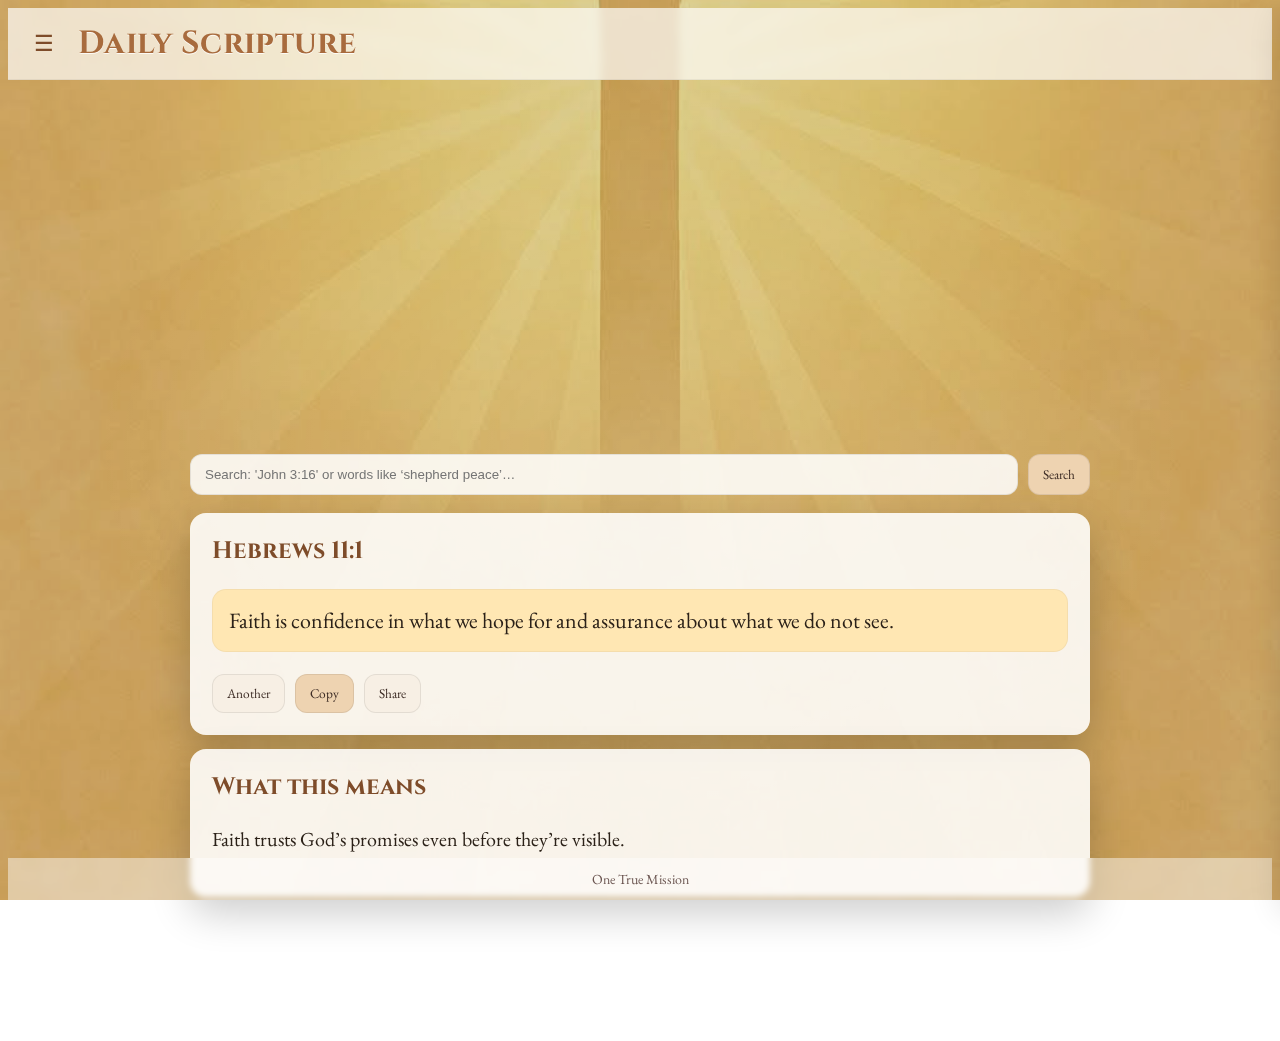
<file: index.html>
<!doctype html>
<html lang="en">
<head>
  <meta charset="utf-8" />
  <meta name="viewport" content="width=device-width, initial-scale=1" />
  <title>Daily Scripture</title>
  <meta name="description" content="A warm, simple page that shares a Bible verse with a plain-English explanation, search, and gentle narration." />
  <meta name="color-scheme" content="light only">
  <meta name="theme-color" content="#f5e9d4">
  <link rel="preload" href="assets/bg.jpg" as="image">
  <link rel="stylesheet" href="css/styles.css">
  <script defer src="js/app.js"></script>
</head>
<body>
  <!-- Fixed background -->
  <div class="bg" role="presentation" aria-hidden="true">
    <img class="bg-img" src="assets/bg.jpg" alt="" loading="eager">
  </div>
  <div class="shade"></div>

  <!-- Topbar -->
  <header class="topbar">
    <button class="hamburger" aria-label="Open menu" aria-expanded="false">☰</button>
    <h1 class="brand">Daily Scripture</h1>
  </header>

  <!-- Off-canvas menu -->
  <aside id="sidemenu" class="sidemenu" aria-hidden="true">
    <div class="menu-inner">

      <!-- Shop link (highlighted and separated) -->
      <a href="https://1x2f63-7u.myshopify.com" class="menu-btn menu-btn-shop">
        One True Mission | Click-to-Support
      </a>

      <hr class="menu-divider">

     <!-- Find a Local Church button (links to ChurchFinder) -->
      <a href="https://www.churchfinder.com" class="menu-btn" target="_blank" rel="noopener">
        Find a Local Church
      </a>

      <!-- Regular page link -->
      <a href="about.html" class="menu-btn">
        About
      </a>

      <div class="settings">
        <label for="brightness">Background Brightness</label>
        <input id="brightness" type="range" min="50" max="115" value="85">
      </div>
    </div>
  </aside>

  <div class="backdrop" hidden></div>

  <!-- Main content -->
  <main class="wrap">
    <div class="hero-gap" aria-hidden="true"></div>

    <form id="searchForm" class="search">
      <input id="q" name="q" type="search" placeholder="Search: 'John 3:16' or words like ‘shepherd peace’…" autocomplete="off" />
      <button class="btn" type="submit">Search</button>
    </form>

    <section class="card verse-card" aria-live="polite">
      <h2 id="ref" class="ref">Loading…</h2>
      <p id="verse" class="verse panel"></p>
      <div class="actions">
        <button id="another" class="btn ghost" type="button">Another</button>
        <button id="copy" class="btn" type="button">Copy</button>
        <button id="share" class="btn ghost" type="button">Share</button>
      </div>
    </section>

    <section class="card meaning-card">
      <h3>What this means</h3>
      <p id="meaning" class="meaning"></p>
    </section>
  </main>

  <footer class="footer">One True Mission</footer>
</body>
</html>
</file>
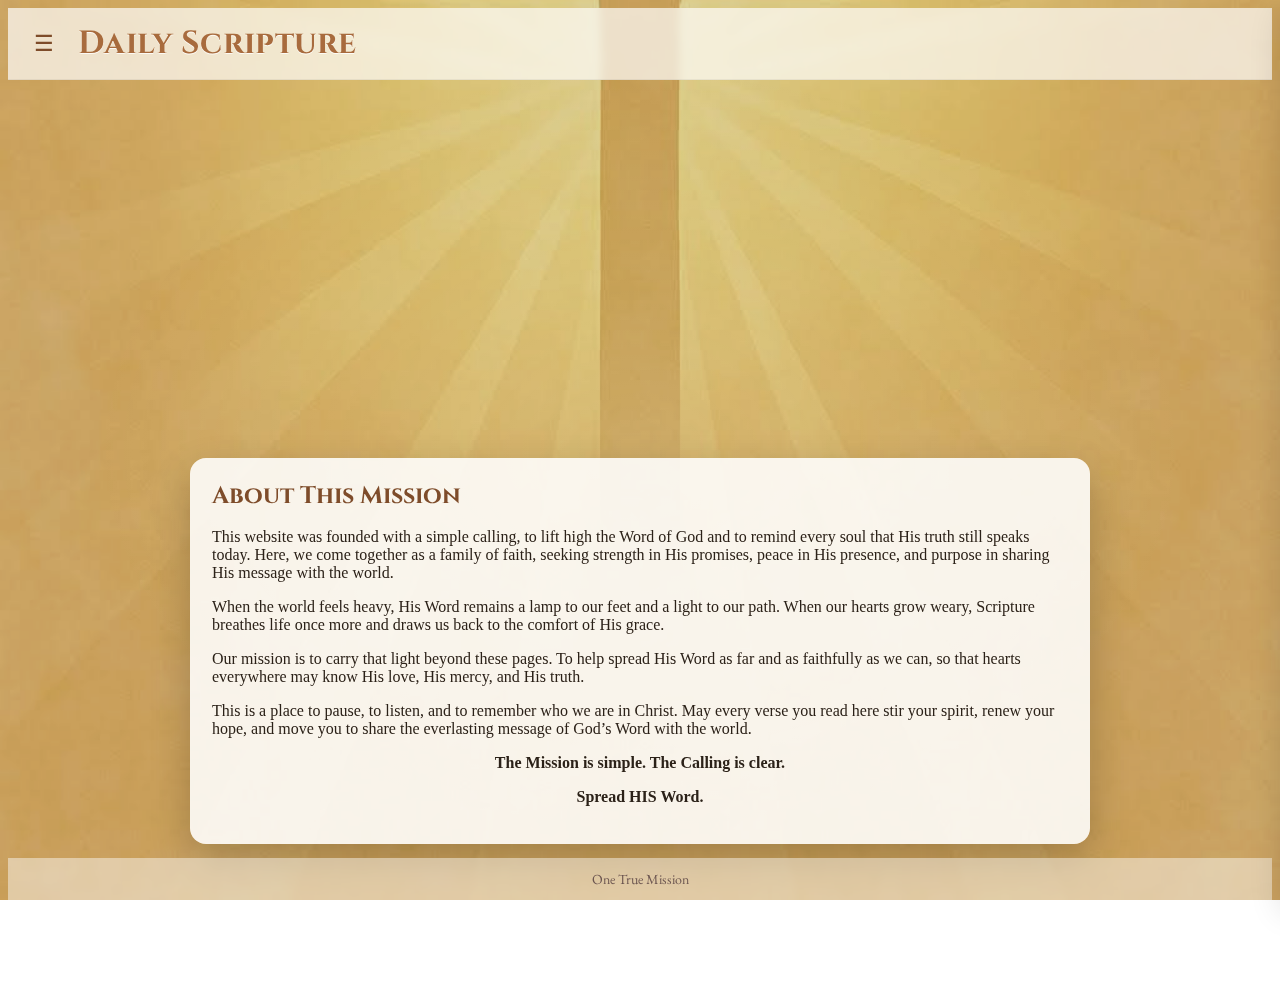
<file: about.html>
<!doctype html>
<html lang="en">
<head>
  <meta charset="utf-8" />
  <meta name="viewport" content="width=device-width, initial-scale=1" />
  <title>About This Mission</title>
  <meta name="description" content="Why this site exists: to spread God's Word and encourage believers in faith." />
  <meta name="color-scheme" content="light only">
  <meta name="theme-color" content="#f5e9d4">
  <link rel="preload" href="assets/bg.jpg" as="image">
  <link rel="stylesheet" href="css/styles.css">
  <script defer src="js/app.js"></script>
</head>
<body class="about-page">
  <!-- Fixed background (image element prevents iOS 'swim') -->
  <div class="bg" role="presentation" aria-hidden="true">
    <img class="bg-img" src="assets/bg.jpg" alt="" loading="eager">
  </div>
  <div class="shade"></div>

  <!-- Topbar -->
  <header class="topbar">
    <button class="hamburger" aria-label="Open menu" aria-expanded="false">☰</button>
    <h1 class="brand">Daily Scripture</h1>
  </header>

  <!-- Side menu -->
  <aside id="sidemenu" class="sidemenu" aria-hidden="true">
    <div class="menu-inner">
      <button class="close" aria-label="Close menu">×</button>

      <a class="btn shop" href="https://1x2f63-7u.myshopify.com" target="_blank" rel="noopener">
        One True Mission | Click-to-Support
      </a>

     <!-- Find a Local Church button (links to ChurchFinder) -->
      <a href="https://www.churchfinder.com" class="menu-btn" target="_blank" rel="noopener">
        Find a Local Church
      </a>

      <nav class="links">
        <a href="index.html" class="link">Home</a>
      </nav>

      <div class="settings">
        <label for="brightness">Brightness</label>
        <input id="brightness" type="range" min="50" max="115" value="85">
        <small>Adjust page brightness</small>
      </div>
    </div>
  </aside>
  <div class="backdrop" hidden></div>

  <!-- Main Content -->
  <main class="wrap">
    <div class="hero-gap" aria-hidden="true"></div>

    <section class="card meaning-card">
      <h2>About This Mission</h2>

      <p>
        This website was founded with a simple calling, to lift high the Word of God and to remind every soul that His truth still speaks today.
        Here, we come together as a family of faith, seeking strength in His promises, peace in His presence, and purpose in sharing His message with the world.
      </p>

      <p>
        When the world feels heavy, His Word remains a lamp to our feet and a light to our path.
        When our hearts grow weary, Scripture breathes life once more and draws us back to the comfort of His grace.
      </p>

      <p>
        Our mission is to carry that light beyond these pages. To help spread His Word as far and as faithfully as we can,
        so that hearts everywhere may know His love, His mercy, and His truth.
      </p>

      <p>
        This is a place to pause, to listen, and to remember who we are in Christ.
        May every verse you read here stir your spirit, renew your hope, and move you to share the everlasting message of God’s Word with the world.
      </p>
      
      <p style="text-align:center; font-weight:600; margin-top:1em;">
        The Mission is simple. The Calling is clear.
      </p>
      <p style="text-align:center; font-weight:600; margin-top:1em;">
       Spread HIS Word.
      </p>

    </section>
  </main>

  <footer class="footer">One True Mission</footer>
</body>
</html>
</file>
<file: css/styles.css>
@import url('https://fonts.googleapis.com/css2?family=Cinzel:wght@500;600;700;800&family=EB+Garamond:wght@400;600;700&display=swap');

/* ---------- styles.css ---------- */
:root {
  --bg-brightness: 0.85;
  --tint: rgba(255,255,255,.86);
  --tint-weak: rgba(255,255,255,.65);
  --ink: #2b2118;
  --muted: #6b5550;
  --head: #7e4c2a;
  --brand: #a86b3d;

  --card: color-mix(in oklab, var(--tint) 90%, white 10%);
  --panel: #ffe7b3;

  --btn: #eed3b1;         /* page button bg */
  --btn-ghost: #f7efe4;
  --btn-ink: #3b2a23;

  --menu-btn: #fff4dd;           /* menu button bg */
  --menu-btn-border: #e3c67a;    /* darker gold border */

  --parch2: #ffefb8;      /* shop btn bg */
  --shadow: 0 16px 40px rgba(0,0,0,.20);
  --radius: 16px;
  --maxw: 900px;

  /* Menu palette (90% opaque warm yellow) */
  --menu-bg: rgba(255, 231, 186, 0.9);
  --menu-card: #fff1cc;
  --menu-card-hover: #ffe6a8;
  --menu-ink: #2b2118;
  --menu-border: #c79a39;
  --menu-border-hover: #b57f25;
  --menu-shadow: 0 12px 30px rgba(0,0,0,.12);
}

/* ---------- Background ---------- */
.bg {
  position: fixed;
  inset: 0;
  z-index: -2;
  overflow: hidden;
}
.bg-img {
  position: fixed;
  inset: 0;
  width: 100vw; height: 100vh;
  object-fit: cover; object-position: center;
  filter: brightness(var(--bg-brightness));
  transform: translateZ(0);
}
.shade {
  position: fixed; inset: 0;
  background: radial-gradient(ellipse at center, rgba(255,255,255,.22), rgba(255,255,255,.10) 60%);
  z-index: -1;
}

/* ---------- Topbar ---------- */
.topbar {
  position: sticky; top: 0; z-index: 10;
  display: flex; align-items: center; gap: 14px;
  padding: 14px 16px;
  background: color-mix(in oklab, var(--tint) 80%, transparent);
  backdrop-filter: blur(4px);
  border-bottom: 1px solid rgba(0,0,0,.05);
}
.brand {
  margin: 0;
  font-family: "Cinzel", serif;
  font-weight: 700;
  letter-spacing: .01em;
  font-size: clamp(22px, 4vw, 32px);
  color: var(--brand);
  text-shadow: 0 1px 0 rgba(255,255,255,.8);
}
.hamburger {
  font-size: 22px; background: transparent; border: 0;
  padding: 6px 10px; border-radius: 8px; color: var(--head);
}
.hamburger:focus { outline: 2px solid var(--head); outline-offset: 2px; }

/* ---------- Side Menu (Drawer) ---------- */
/* Warm yellow, ~10% transparent; consistent Safari + Chrome */
.sidemenu {
  position: fixed; inset: 0 0 0 auto;
  width: min(420px, 86vw);
  /* Use a single solid color with alpha for browser consistency */
  background: var(--menu-bg);
  translate: 100% 0;
  transition: translate .25s ease;
  box-shadow: -8px 0 30px rgba(0,0,0,.2);
  z-index: 20;
  border-left: 1px solid rgba(0,0,0,0.05);
  overflow: hidden;

  /* Ensure no weird blending/filters interfere */
  opacity: 1;
  -webkit-backdrop-filter: none !important;
  backdrop-filter: none !important;
  mix-blend-mode: normal;
  isolation: isolate;
}
/* Open state */
.sidemenu.open { translate: 0 0; }

/* REMOVE the watermark/cross overlay entirely (was causing Safari issues) */
.sidemenu::before,
.sidemenu::after {
  content: none !important;
  background: none !important;
  -webkit-mask: none !important;
  mask: none !important;
}

/* Menu inner container */
.menu-inner{
  display: flex; flex-direction: column; gap: 10px;
  padding: 20px;
  box-sizing: border-box; max-width: 100%;
  min-height: 100vh;
  position: relative; z-index: 1;
}

/* ---------- Menu Buttons ---------- */
.menu-btn{
  display: block; width: 100%;
  padding: 14px 18px; margin: 8px 0;
  border-radius: var(--radius);
  text-align: center;
  font-family: "Cinzel", serif;  /* biblical feel */
  font-weight: 600;              /* consistent weight */
  letter-spacing: .01em;
  background: var(--menu-btn);
  color: var(--ink);
  text-decoration: none;
  border: 2px solid var(--menu-btn-border); /* darker gold border */
  box-shadow: 0 6px 16px rgba(0,0,0,.08);
  transition: background .25s ease, transform .2s ease, border-color .25s ease, box-shadow .12s ease;
  box-sizing: border-box;
}
.menu-btn:hover { background: #fffdf3; transform: translateY(-1px); }

/* Shop button — distinct but harmonious */
.menu-btn-shop{
  background: var(--parch2);
  border-color: #d8b760;       /* slightly richer gold */
  font-weight: 700;
}

/* Placeholder (not clickable but same visual weight) */
.menu-btn.placeholder{
  pointer-events: none;
  cursor: not-allowed;
}

/* Single divider between shop and the cluster below */
.menu-divider{
  border: none; border-top: 1px solid rgba(0,0,0,.15);
  margin: 10px 0;
}

/* Settings at bottom */
.settings{
  margin-top: auto;
  border-top: 1px solid rgba(0,0,0,.10);
  padding-top: 12px;
  background: transparent;
}
.settings label{
  display:block; font-weight:700; margin-bottom:6px; color: var(--head);
  font-family: "Cinzel", serif;
}
.settings input[type="range"]{ width: 100%; }

/* Backdrop (controlled by app.js) */
.backdrop{ position: fixed; inset: 0; background: rgba(0,0,0,.25); z-index: 15; }

/* ---------- Page Layout ---------- */
.wrap{ width: min(var(--maxw), 92vw); margin-inline: auto; padding: 22px 0 80px; }
.hero-gap{ height: 34vh; }
@media (min-width: 720px){ .hero-gap{ height: 38vh; } }

/* ---------- Search ---------- */
.search{ display: grid; grid-template-columns: 1fr auto; gap: 10px; margin: 10px 0 18px; }
.search input{
  padding: 12px 14px; border-radius: 12px; border: 1px solid rgba(0,0,0,.08);
  background: var(--tint); color: var(--ink);
}

/* ---------- Cards ---------- */
.card{
  background: var(--card);
  color: var(--ink);
  border-radius: var(--radius);
  box-shadow: var(--shadow);
  padding: clamp(14px, 2.4vw, 22px);
  margin: 14px 0;
}
.card h2, .card h3, .ref{
  margin: 0 0 8px;
  font-size: clamp(18px, 3.3vw, 24px);
  color: var(--head);
  font-weight: 700;
  font-family: "Cinzel", serif;
}

/* Inner verse panel */
.panel{
  background: var(--panel);
  border: 1px solid rgba(0,0,0,.04);
  border-radius: 14px;
  padding: 14px 16px;
}

.verse{
  font-family: "EB Garamond", serif;
  font-size: clamp(18px, 2.8vw, 22px);
  line-height: 1.5;
}
.meaning{
  font-family: "EB Garamond", serif;
  font-size: clamp(16px, 2.6vw, 20px);
  line-height: 1.6;
  color: #2b2118;
}

.actions{ display:flex; gap:10px; margin-top: 10px; flex-wrap: wrap; }

/* ---------- Buttons on page ---------- */
.btn{
  padding: 10px 14px; border-radius: 12px;
  border: 1px solid rgba(0,0,0,.08);
  background: var(--btn); color: var(--btn-ink);
  cursor: pointer;
  font-family: "EB Garamond", serif;
}
.btn:hover{ filter: brightness(0.98); }
.btn:active{ filter: brightness(0.95); }
.btn.ghost{ background: var(--btn-ghost); }

/* ---------- Footer ---------- */
.footer{
  position: sticky; bottom: 0;
  display: flex; justify-content: center; align-items: center;
  padding: 12px 16px; color: #6b5550; font-size: 14px;
  background: color-mix(in oklab, var(--tint-weak) 70%, transparent);
  backdrop-filter: blur(3px);
  font-family: "EB Garamond", serif;
}

/* ---------- Focus ---------- */
:focus-visible{ outline: 2px solid var(--head); outline-offset: 2px; }

/* ---------- Side Menu (ID-specific styles for links/buttons) ---------- */
#sidemenu{
  background: var(--menu-bg);                 /* ensure ID also has the color */
  -webkit-backdrop-filter: none !important;
  backdrop-filter: none !important;
  box-shadow: var(--menu-shadow);
  color: var(--menu-ink);
}

/* Remove any lingering image/overlay on the ID too */
#sidemenu, #sidemenu::before, #sidemenu::after,
#sidemenu .menu-inner, #sidemenu .menu-inner::before, #sidemenu .menu-inner::after {
  background-image: none !important;
  content: none !important;
}

/* Menu heading inside the drawer (if used) */
#sidemenu .menu-title,
#sidemenu h1, #sidemenu h2, #sidemenu h3{
  font-family: "Cinzel", Georgia, "Times New Roman", serif;
  font-weight: 800;
  color: var(--menu-ink);
  -webkit-font-smoothing: auto;
  text-rendering: optimizeLegibility;
}

/* Buttons inside the drawer (strong, outlined) */
#sidemenu a,
#sidemenu button,
#sidemenu .menu-btn,
#sidemenu .btn{
  display: block;
  width: 100%;
  font-family: "Cinzel", Georgia, "Times New Roman", serif;
  font-weight: 800;
  font-size: clamp(18px, 2.6vw, 24px);
  color: var(--menu-ink);
  background: var(--menu-card);
  border: 3px solid var(--menu-border);
  border-radius: 18px;
  padding: 16px 18px;
  margin: 18px 18px;
  box-shadow: 0 6px 18px rgba(0,0,0,.10);
  -webkit-appearance: none;
  background-clip: padding-box;
  text-align: center;
  text-decoration: none;
  transition: 
    background-color .15s ease,
    border-color .15s ease,
    transform .08s ease,
    box-shadow .12s ease;
}

/* Top/first button a touch stronger */
#sidemenu .menu-inner > a:first-of-type {
  background: #ffe6a8;
  border-color: #b57f25;
  box-shadow: 0 8px 20px rgba(0,0,0,.16), inset 0 0 0 1px rgba(255,255,255,.35);
}

/* Hover / tap */
#sidemenu a:hover, 
#sidemenu button:hover,
#sidemenu .menu-btn:hover,
#sidemenu .btn:hover {
  background: var(--menu-card-hover);
  border-color: var(--menu-border-hover);
  transform: translateY(-1px);
  box-shadow: 0 10px 24px rgba(0,0,0,.14);
}
#sidemenu a:active, 
#sidemenu button:active,
#sidemenu .menu-btn:active,
#sidemenu .btn:active {
  transform: translateY(0);
  box-shadow: 0 6px 18px rgba(0,0,0,.10);
}

/* Divider line inside the drawer (if you use <hr>) */
#sidemenu hr{
  border: 0;
  height: 1px;
  margin: 18px 18px 10px;
  background: linear-gradient(90deg, transparent, rgba(0,0,0,.15), transparent);
}

/* Ensure no old overlay shades appear */
#sidemenu .shade, #sidemenu .overlay{
  display: none !important;
  opacity: 0 !important;
}
/* Hide the menu close button globally */
.sidemenu .close {
  display: none !important;
}
</file>
